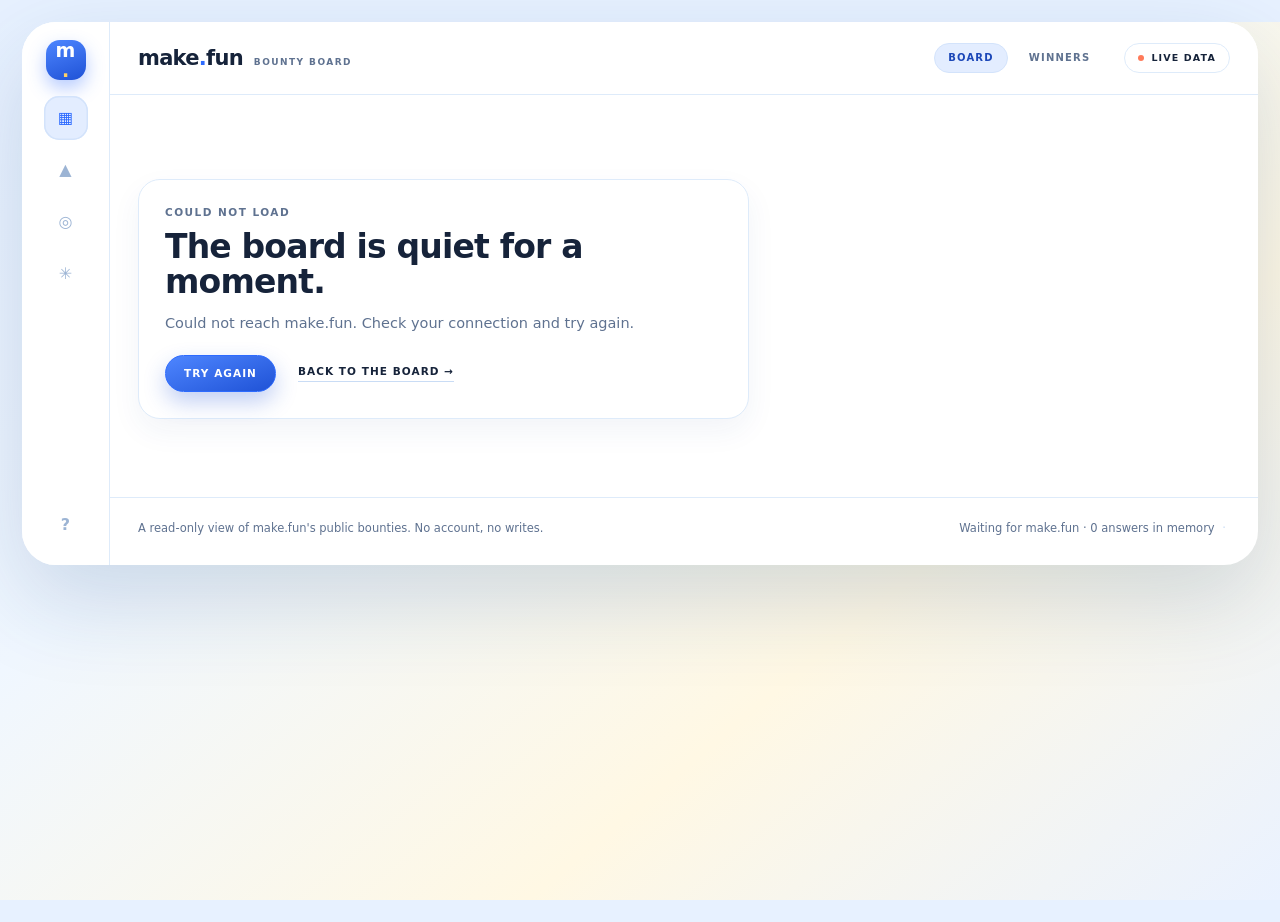
<file: app/index.html>
<!doctype html>
<html lang="en">
<head>
<meta charset="utf-8">
<meta name="viewport" content="width=device-width, initial-scale=1">
<meta name="color-scheme" content="light">
<meta name="description" content="A read-only, editorial view of make.fun's public bounties: live pots, entry fees, deadlines, standings and profiles.">
<title>The bounty board · make.fun</title>
<link rel="icon" href="data:image/svg+xml,%3Csvg xmlns='http://www.w3.org/2000/svg' viewBox='0 0 32 32'%3E%3Crect width='32' height='32' rx='6' fill='%2314110f'/%3E%3Ccircle cx='16' cy='16' r='5' fill='%23a3402f'/%3E%3C/svg%3E">
<link rel="stylesheet" href="style.css">
<script type="module" src="main.js"></script>
</head>
<body data-loading="true">
<div class="loadbar" aria-hidden="true"></div>
<div class="app-shell">
  <header class="masthead">
    <div class="wrap masthead-inner">
      <a class="wordmark" href="#/" aria-label="make.fun bounty board home">
        <span class="wordmark-mark">make<span class="wordmark-dot">.</span>fun</span>
        <span class="wordmark-sub">bounty board</span>
      </a>
      <nav class="nav" aria-label="Primary">
        <a href="#/" data-nav="board">Board</a>
        <a href="#/?view=resolved" data-nav="winners">Winners</a>
      </nav>
      <span class="live-pill"><span class="live-dot" aria-hidden="true"></span>Live data</span>
    </div>
  </header>

  <aside class="rail" aria-label="Sections">
    <a class="rail-mark" href="#/" aria-label="make.fun bounty board home">m<span aria-hidden="true">.</span></a>
    <a class="rail-link" href="#/" data-rail="board" aria-label="Bounty board" title="Bounty board"><span aria-hidden="true">▦</span></a>
    <a class="rail-link" href="#/" data-rail="bounty" aria-label="Bounty" title="Bounty"><span aria-hidden="true">▲</span></a>
    <a class="rail-link" href="#/" data-rail="leaderboard" aria-label="Leaderboard" title="Leaderboard"><span aria-hidden="true">◎</span></a>
    <a class="rail-link" href="#/" data-rail="profile" aria-label="Profile" title="Profile"><span aria-hidden="true">✳</span></a>
    <span class="rail-sp" aria-hidden="true"></span>
    <a class="rail-link rail-help" href="#/" aria-label="Bounty board home" title="Bounty board home">?</a>
  </aside>

  <main id="view" tabindex="-1"></main>

  <footer class="site-footer">
    <div class="wrap footer-inner">
      <p class="footer-note">A read-only view of make.fun's public bounties. No account, no writes.</p>
      <p class="footer-cache"><span data-cache>Connecting to make.fun</span> <span class="footer-sep" aria-hidden="true">·</span> <span data-updated></span></p>
    </div>
  </footer>
</div>
</body>
</html>
</file>
<file: app/style.css>
:root{--ink:#16233A;--muted:#5F7290;--rule:#DEEBFA;--rule-strong:#C9DCF5;--accent:#2D6BFF;--accent-soft:#E3EDFF;--accent-ink:#1B47B8;--pop-soft:#FFF3CF;--pop-ink:#8A6200;--warm:#FF7A59;--warm-soft:#FFE9E2;--warm-ink:#B0432A;--track:#EDF3FC;--icon:#9CB4D4;--paper:#F4F9FF;--accent-wash:#E3EDFF;--sans:ui-rounded,'SF Pro Rounded','Segoe UI',system-ui,-apple-system,sans-serif;--serif:var(--sans);--mono:ui-monospace,SFMono-Regular,Menlo,Consolas,monospace;--wrap:1236px;--gutter:28px}
*,*::before,*::after{box-sizing:border-box}
html{background:#E7F1FF;color:var(--ink);-webkit-text-size-adjust:100%}
body{min-height:100vh;margin:0;color:var(--ink);font:15px/1.55 var(--sans);font-feature-settings:'kern' 1;text-rendering:optimizeLegibility;-webkit-font-smoothing:antialiased;background:linear-gradient(140deg,#E7F1FF 0%,#F0F7FF 34%,#FFF8E4 68%,#EAF2FF 100%) fixed}
::selection{background:var(--accent);color:#fff}
a{color:inherit}
img{max-width:100%}
button,input,select{font:inherit}
button{color:inherit}
:focus-visible{outline:2px solid var(--accent);outline-offset:3px}
.num{font-variant-numeric:tabular-nums lining-nums;font-feature-settings:'tnum' 1,'lnum' 1}
.wrap{width:100%;max-width:none;margin:0;padding-inline:var(--gutter)}
.kicker{font:700 10.5px/1.2 var(--sans);letter-spacing:.14em;text-transform:uppercase;color:var(--muted);margin:0}
.label{display:block;font:700 9.5px/1.2 var(--sans);letter-spacing:.11em;text-transform:uppercase;color:var(--muted)}
.dot-sep{color:var(--rule-strong)}
[hidden]{display:none!important}

.app-shell{position:relative;max-width:var(--wrap);margin:22px auto;background:#fff;border-radius:34px;box-shadow:0 34px 90px rgba(30,70,130,.18),inset 0 2px 0 rgba(255,255,255,.9);display:grid;grid-template-columns:88px minmax(0,1fr);grid-template-areas:'rail header' 'rail main' 'rail footer';overflow:clip}
.masthead{grid-area:header;position:sticky;top:0;z-index:30;background:rgba(255,255,255,.94);border-bottom:1px solid var(--rule)}
.masthead-inner{min-height:72px;display:flex;align-items:center;gap:20px}
.wordmark{display:inline-flex;align-items:baseline;gap:11px;text-decoration:none;white-space:nowrap}
.wordmark-mark{font-size:21px;font-weight:800;line-height:1;letter-spacing:-.035em}
.wordmark-dot{color:var(--accent)}
.wordmark-sub{font:700 9px/1 var(--sans);letter-spacing:.16em;text-transform:uppercase;color:var(--muted)}
.nav{margin-left:auto;display:flex;align-items:center;gap:7px}
.nav a{font:700 10px/1 var(--sans);letter-spacing:.12em;text-transform:uppercase;text-decoration:none;color:var(--muted);padding:9px 13px;border:1px solid transparent;border-radius:999px}
.nav a[aria-current='page']{color:var(--accent-ink);background:var(--accent-soft);border-color:#D3E3FB}
.live-pill{display:inline-flex;align-items:center;gap:7px;font:700 9.5px/1 var(--sans);letter-spacing:.12em;text-transform:uppercase;color:var(--ink);background:#fff;border:1px solid var(--rule);border-radius:999px;padding:9px 13px;white-space:nowrap}
.live-dot{display:inline-block;width:6px;height:6px;border-radius:50%;background:var(--warm)}

.rail{grid-area:rail;display:flex;flex-direction:column;align-items:center;gap:8px;padding:18px 0;border-right:1px solid var(--rule);background:#fff}
.rail-mark{display:grid;place-items:center;width:40px;height:40px;margin-bottom:8px;border-radius:14px;background:linear-gradient(160deg,#4E86FF,#1F52D6);box-shadow:0 8px 18px rgba(45,107,255,.35);color:#fff;font-size:19px;font-weight:800;line-height:1;text-decoration:none}
.rail-mark span{color:#FFD166}
.rail-link{display:grid;place-items:center;width:44px;height:44px;border-radius:15px;color:var(--icon);text-decoration:none;font:800 16px/1 var(--sans);transition:background-color .15s,color .15s}
.rail-link[aria-current='page']{background:var(--accent-soft);color:var(--accent);box-shadow:inset 0 0 0 1.5px #D3E3FB}
.rail-sp{flex:1}

#view{grid-area:main;display:block;width:100%;max-width:none;margin:0;padding-inline:var(--gutter)}
.site-footer{grid-area:footer;border-top:1px solid var(--rule);margin-top:8px}
.footer-inner{display:flex;justify-content:space-between;align-items:baseline;gap:18px 32px;padding-block:22px 28px;flex-wrap:wrap}
.footer-note,.footer-cache{margin:0;font-size:11.5px;line-height:1.5;color:var(--muted)}
.footer-cache{font-variant-numeric:tabular-nums}
.footer-sep{color:var(--rule-strong);padding-inline:4px}
.loadbar{position:fixed;inset:0 0 auto;height:2px;z-index:100;overflow:hidden;pointer-events:none}
.loadbar::after{content:'';display:block;width:32%;height:2px;background:var(--accent);opacity:0;transform:translateX(-110%)}
body[data-loading='true'] .loadbar::after{opacity:1;animation:loadbar 1.1s ease-in-out infinite}
@keyframes loadbar{0%{transform:translateX(-110%)}100%{transform:translateX(340%)}}
.initial-load{padding:clamp(62px,9vw,104px) 0}
.initial-text{margin:14px 0 0;font-size:clamp(20px,2.6vw,26px);font-weight:700;color:var(--muted)}

.chip{display:inline-flex;align-items:center;gap:5px;padding:3px 8px;border:0;border-radius:999px;font:700 9.5px/1 var(--sans);letter-spacing:.08em;text-transform:uppercase;color:var(--muted);white-space:nowrap;background:#F2F6FC}
.chip--live{background:var(--accent-soft);color:var(--accent-ink)}
.chip--live .chip-dot{display:inline-block;width:5px;height:5px;border-radius:50%;background:currentColor}
.chip--resolved{background:var(--pop-soft);color:var(--pop-ink)}
.chip--closed{background:#F2F6FC;color:var(--muted)}
.chip--sealed{background:#F2F6FC;color:var(--muted);border:1px dashed var(--rule-strong)}
.chip--draft{background:#F2F6FC;color:var(--muted)}
.chip--house{background:var(--warm-soft);color:var(--warm-ink)}
.text-link{display:inline-block;font:700 10.5px/1.3 var(--sans);letter-spacing:.1em;text-transform:uppercase;text-decoration:none;color:var(--ink);border-bottom:1px solid var(--rule-strong);padding-bottom:3px}
.text-link:hover{color:var(--accent);border-color:var(--accent)}
.inline-link{color:var(--accent-ink);text-decoration:underline;text-decoration-color:#B9D2FF;text-underline-offset:2px}
.inline-link:hover{color:var(--accent);text-decoration-color:var(--accent)}
.btn{display:inline-flex;align-items:center;justify-content:space-between;gap:18px;width:100%;padding:14px 16px;border:1px solid var(--accent);border-radius:999px;background:linear-gradient(160deg,#4E86FF,#1F52D6);color:#fff;text-decoration:none;font:800 10.5px/1.2 var(--sans);letter-spacing:.1em;text-transform:uppercase;cursor:pointer;box-shadow:0 10px 22px rgba(31,82,214,.28)}
.btn:hover{background:var(--ink);border-color:var(--ink);color:#fff}
.btn--inline{width:auto;justify-content:center;padding:11px 18px}
.empty-panel{max-width:64ch;border:1px solid var(--rule);border-radius:22px;padding:26px;background:#fff;box-shadow:0 12px 30px rgba(30,70,130,.06)}
.empty-title{margin:10px 0 12px;font-size:clamp(25px,3vw,33px);font-weight:800;line-height:1.08;letter-spacing:-.025em}
.empty-body{margin:0 0 20px;max-width:58ch;font-size:14.5px;line-height:1.62;color:var(--muted)}
.empty-actions{display:flex;align-items:center;gap:22px;flex-wrap:wrap}
.state-page{padding:clamp(44px,7vw,84px) 0 70px}
.inline-error{margin:16px 0 0;font-size:13px;color:var(--warm-ink);border-left:2px solid var(--warm);padding-left:12px}

.board-hero{padding:clamp(24px,2.8vw,34px) 0 0;border:0}
.board-hero h1{margin:7px 0 10px;max-width:none;font-size:clamp(34px,4.4vw,46px);font-weight:800;line-height:1.02;letter-spacing:-.032em}
.board-deck{margin:0;max-width:64ch;font-size:15px;line-height:1.52;color:var(--muted)}
.hero-stats{display:grid;grid-template-columns:repeat(3,minmax(0,1fr));gap:12px;margin-top:24px}
.stat{position:relative;display:block;min-width:0;border-radius:22px;padding:16px 18px;overflow:hidden}
.stat--blue{background:var(--accent-soft);color:var(--accent-ink)}
.stat--sun{background:var(--pop-soft);color:var(--pop-ink)}
.stat--warm{background:var(--warm-soft);color:var(--warm-ink)}
.stat-number{display:block;font-size:clamp(25px,2.8vw,33px);font-weight:800;line-height:1.05;letter-spacing:-.035em}
.stat-label{display:block;margin-top:4px;font:700 9.5px/1.2 var(--sans);letter-spacing:.1em;text-transform:uppercase;opacity:.76}
.stat-glyph{position:absolute;right:13px;top:13px;display:grid;place-items:center;width:30px;height:30px;border-radius:11px;background:rgba(255,255,255,.62);font-size:14px}
.hero-meta{margin:13px 0 0;font-size:11.5px;color:var(--muted);font-variant-numeric:tabular-nums}

.board-toolbar{display:flex;align-items:center;justify-content:space-between;gap:12px 20px;padding:18px 0 16px;border:0;flex-wrap:wrap}
.filters{display:flex;flex-wrap:wrap;gap:8px}
.filter-btn,.sort-btn{appearance:none;cursor:pointer;white-space:nowrap}
.filter-btn{display:inline-flex;align-items:baseline;gap:7px;padding:10px 15px;border:0;border-radius:999px;background:var(--accent-soft);color:var(--accent-ink);font:700 12px/1 var(--sans)}
.filter-btn[aria-pressed='true']{background:var(--ink);color:#fff}
.filter-count{font-size:9.5px;font-weight:700;color:inherit;opacity:.62;letter-spacing:.02em}
.filter-btn[aria-pressed='true'] .filter-count{opacity:.75}
.toolbar-right{display:flex;align-items:center;gap:8px;flex-wrap:wrap;margin-left:auto;min-width:0}
.search{display:flex;align-items:center;gap:8px;height:38px;padding:0 14px;border:1px solid var(--rule);border-radius:999px;background:#F4F9FF;color:#A6BAD6;min-width:0;flex:1 1 190px;max-width:250px}
.search svg{width:16px;height:16px;flex:none;fill:none;stroke:currentColor;stroke-width:2;stroke-linecap:round}
.search input{appearance:none;width:100%;min-width:0;border:0;background:none;outline:0;font:600 12.5px/1 var(--sans);color:var(--ink)}
.search input::placeholder{color:#A6BAD6}
.sort-toggle{display:flex;align-items:center;gap:6px}
.sort-label{display:none}
.sort-btn{padding:9px 13px;border:1px solid var(--rule);border-radius:999px;background:#fff;color:var(--ink);font:700 11px/1 var(--sans);letter-spacing:.02em}
.sort-btn:hover{border-color:#D3E3FB;background:#F4F9FF}
.sort-btn[aria-pressed='true']{border-color:transparent;background:linear-gradient(160deg,#2D6BFF,#1F52D6);color:#fff;box-shadow:0 8px 18px rgba(31,82,214,.28)}
.refresh-btn{appearance:none;padding:9px 14px;border:1px solid var(--rule);border-radius:999px;background:#fff;color:var(--ink);font:700 11px/1 var(--sans);letter-spacing:.02em;cursor:pointer;white-space:nowrap}
.refresh-btn:hover{border-color:#D3E3FB;color:var(--accent)}
.refresh-btn:disabled{opacity:.5;cursor:default}

.board-layout{display:grid;grid-template-columns:minmax(0,1fr) 284px;gap:16px;align-items:start;padding:0 0 58px}
.board-main{min-width:0}
.board-count{margin:2px 0 10px;padding:0;font:700 9.5px/1.4 var(--sans);letter-spacing:.11em;text-transform:uppercase;color:var(--muted)}
.bounty-list{list-style:none;margin:0;padding:0;border:0}
.bounty-row{margin-bottom:10px;border:1px solid var(--rule);border-radius:20px;background:#fff;box-shadow:0 10px 26px rgba(30,70,130,.055);cursor:pointer;transition:border-color .16s,box-shadow .16s}
.bounty-row:hover{border-color:#D3E3FB;box-shadow:0 14px 32px rgba(30,70,130,.10)}
.bounty-row:focus-within{border-color:var(--accent)}
.row-content{display:grid;grid-template-columns:112px minmax(0,1fr) 96px 108px 92px;gap:14px;align-items:center;padding:14px 16px}
.row-content>span{min-width:0}
.r-reward,.r-ident,.r-fee,.r-time,.r-entries{display:flex;flex-direction:column}
.r-amount{display:block;margin-top:5px;font-size:22px;font-weight:800;line-height:1;letter-spacing:-.03em}
.r-title{display:block;margin-top:5px;font-size:15px;font-weight:700;line-height:1.25;letter-spacing:-.01em;text-decoration:none;text-wrap:balance}
.r-title:hover{color:var(--accent);text-decoration:underline;text-decoration-thickness:1px;text-underline-offset:3px}
.r-summary{display:-webkit-box;-webkit-line-clamp:1;-webkit-box-orient:vertical;overflow:hidden;margin-top:4px;font-size:12px;line-height:1.45;color:var(--muted)}
.r-meta{display:flex;align-items:center;flex-wrap:wrap;gap:6px;font:700 9.5px/1.2 var(--sans);letter-spacing:.06em;text-transform:uppercase;color:var(--muted)}
.r-category{color:var(--ink)}
.r-winner{display:block;margin-top:6px;font-size:11.5px;color:var(--muted)}
.r-value{display:block;margin-top:5px;font-size:13px;font-weight:700;line-height:1.2;letter-spacing:-.005em}
.r-sub{display:block;margin-top:3px;font-size:10.5px;line-height:1.35;color:var(--muted)}
.r-entries{align-items:flex-start}
.r-meter{display:block;width:100%;height:4px;margin-top:6px;border-radius:99px;background:var(--track);overflow:hidden}
.r-meter i{display:block;height:100%;border-radius:99px;background:var(--accent)}
.row-standings{margin-top:6px;font:700 9px/1.2 var(--sans);letter-spacing:.08em;text-transform:uppercase;text-decoration:none;color:var(--muted);border-bottom:1px solid transparent;white-space:nowrap}
.row-standings:hover{color:var(--accent);border-color:var(--accent)}

.board-aside{position:sticky;top:88px;min-width:0}
.aside-block{padding:18px;margin-bottom:12px;border:1px solid var(--rule);border-radius:20px;background:#fff;box-shadow:0 10px 26px rgba(30,70,130,.045)}
.aside-title{margin:0 0 10px;font-size:16px;font-weight:800;line-height:1.2;letter-spacing:-.015em}
.aside-note{margin:0 0 10px;font-size:12px;line-height:1.55;color:var(--muted)}
.winner{display:grid;grid-template-columns:32px minmax(0,1fr) auto;gap:11px;align-items:center;padding:10px 0;border-bottom:1px solid var(--rule)}
.winner:last-child{border-bottom:0}
.winner-avatar{position:relative;display:grid;place-items:center;width:32px;height:32px;overflow:hidden;border:1px solid var(--rule);border-radius:50%;background:var(--paper)}
.winner-mark{font-size:14px;font-weight:800;line-height:1;color:var(--muted)}
.winner-photo{position:absolute;inset:0;width:100%;height:100%;object-fit:cover}
.winner-main{min-width:0}
.winner-handle{display:inline-block;font-size:14.5px;font-weight:700;line-height:1.2;text-decoration:none}
.winner-handle:hover{color:var(--accent)}
.winner-line{display:block;margin-top:2px;font-size:11px;line-height:1.35;color:var(--muted)}
.winner-line a{color:inherit;text-decoration:underline;text-decoration-color:var(--rule-strong);text-underline-offset:2px}
.winner-amount{font-size:11.5px;font-weight:700;color:var(--ink);white-space:nowrap}

.pick-card{position:relative;display:flex;flex-direction:column;align-items:flex-start;padding:18px;margin-bottom:12px;border-radius:26px;overflow:hidden;background:linear-gradient(165deg,#FFF9E7 0%,#E9F1FF 56%,#FFF0E9 100%);box-shadow:0 14px 32px rgba(30,70,130,.08)}
.pick-tag{margin:0;font:800 9.5px/1 var(--sans);letter-spacing:.14em;text-transform:uppercase;color:var(--warm-ink)}
.pick-mascot{display:block;width:190px;max-width:100%;height:auto;margin:2px auto 0;animation:pick-bob 2.4s ease-in-out infinite;transform-origin:50% 90%}
@keyframes pick-bob{0%,100%{transform:translateY(-4px)}50%{transform:translateY(4px)}}
.pick-title{margin:4px 0 4px;font-size:16px;font-weight:800;line-height:1.25;letter-spacing:-.012em}
.pick-line{margin:0;font-size:11.5px;line-height:1.5;color:#5A6E8A}
.pick-pot{display:flex;align-items:center;gap:7px;margin-top:10px}
.pick-pot-value{font-size:25px;font-weight:800;letter-spacing:-.03em;line-height:1}
.pick-coin{flex:none;width:44px;height:44px;object-fit:contain}
.pick-meter{width:100%;height:6px;margin-top:8px;border-radius:99px;background:rgba(255,255,255,.78);overflow:hidden}
.pick-meter i{display:block;height:100%;border-radius:99px;background:var(--accent)}
.pick-link{display:inline-block;margin-top:12px;font:800 9.5px/1.3 var(--sans);letter-spacing:.12em;text-transform:uppercase;text-decoration:none;color:var(--warm-ink)}

.pager{display:flex;align-items:center;justify-content:space-between;gap:10px;padding:14px 0 0;border:0;margin:0}
.page-list{display:flex;align-items:center;gap:2px;flex-wrap:wrap}
.page-btn{appearance:none;background:#fff;border:1px solid var(--rule);border-radius:10px;padding:7px 10px;font:700 10.5px/1 var(--sans);letter-spacing:.04em;text-transform:uppercase;color:var(--muted);cursor:pointer;font-variant-numeric:tabular-nums}
.page-btn.is-current{color:#fff;background:var(--ink);border-color:var(--ink)}
.page-btn:disabled{opacity:.4;cursor:default}
.page-gap{padding:0 5px;color:var(--rule-strong);font-size:11px}
.page-mobile{display:none}

@media (max-width:1120px){
.board-layout{grid-template-columns:minmax(0,1fr) 264px}
.row-content{grid-template-columns:104px minmax(0,1fr) 88px 100px 84px;gap:12px;padding:14px}
}
@media (max-width:980px){
.board-layout{grid-template-columns:minmax(0,1fr);gap:26px;padding-bottom:52px}
.board-aside{position:static;display:grid;grid-template-columns:minmax(0,1fr) minmax(0,1fr);gap:12px;align-items:start;border:0;padding:0}
.board-aside .pick-card{margin-bottom:0}
.board-aside .aside-block{margin-bottom:0}
}
@media (max-width:760px){
.app-shell{margin:10px auto;border-radius:26px;grid-template-columns:minmax(0,1fr);grid-template-areas:'header' 'rail' 'main' 'footer'}
.masthead-inner{min-height:60px;gap:12px}
.wordmark-sub{display:none}
.nav{gap:5px}
.nav a{padding:8px 11px}
.rail{flex-direction:row;justify-content:flex-start;gap:7px;padding:10px 14px;border-right:0;border-bottom:1px solid var(--rule);overflow-x:auto}
.rail-mark{width:36px;height:36px;margin:0 4px 0 0;border-radius:12px;font-size:16px;flex:none}
.rail-link{width:40px;height:40px;border-radius:13px;flex:none}
.rail-sp{display:none}
.rail-help{margin-left:auto}
#view{padding-inline:16px}
.wrap{padding-inline:16px}
.board-hero{padding-top:22px}
.board-hero h1{font-size:clamp(31px,9vw,40px)}
.board-deck{font-size:14px}
.hero-stats{grid-template-columns:repeat(2,minmax(0,1fr));gap:8px;margin-top:18px}
.stat{padding:13px 14px;border-radius:18px}
.stat--warm{grid-column:1/-1}
.stat-number{font-size:clamp(21px,5.2vw,26px)}
.stat-label{font-size:8.5px;letter-spacing:.07em}
.stat-glyph{right:9px;top:9px;width:24px;height:24px;border-radius:8px;font-size:12px}
.board-toolbar{align-items:stretch;gap:10px}
.filters{width:100%}
.search{max-width:none;flex:1 1 150px}
.toolbar-right{width:100%;margin-left:0}
.row-content{grid-template-columns:minmax(0,1fr) auto;grid-template-areas:'ident ident' 'reward time' 'fee entries';gap:12px 18px;padding:16px}
.r-ident{grid-area:ident}
.r-reward{grid-area:reward}
.r-time{grid-area:time;text-align:right;align-items:flex-end}
.r-fee{grid-area:fee}
.r-entries{grid-area:entries;text-align:right;align-items:flex-end}
.r-title{font-size:15.5px;max-width:100%}
.r-summary{display:none}
.r-amount{font-size:21px}
.r-meter{width:100%;max-width:150px}
.board-main{order:0}
.board-aside{display:contents}
.board-aside .aside-block{order:2;margin-bottom:0}
.pick-card{order:-1;display:grid;grid-template-columns:112px minmax(0,1fr);gap:3px 12px;align-items:start;padding:14px;margin-bottom:2px}
.pick-tag{grid-column:2;grid-row:1}
.pick-mascot{grid-column:1;grid-row:1/span 6;align-self:center;width:112px;margin:0}
.pick-title{grid-column:2;grid-row:2;margin:1px 0 2px;font-size:14.5px}
.pick-line{grid-column:2;grid-row:3;font-size:11px}
.pick-pot{grid-column:2;grid-row:4;margin-top:3px}
.pick-pot-value{font-size:20px}
.pick-meter{grid-column:2;grid-row:5;margin-top:5px}
.pick-link{grid-column:2;grid-row:6;margin-top:4px}
.board-count{margin-top:8px}
.footer-inner{display:block}
.footer-cache{margin-top:8px}
}
@media (max-width:560px){
.nav a{font-size:9px;padding:7px 9px}
.wordmark-mark{font-size:19px}
.live-pill{display:none}
.filter-btn{padding:9px 12px;font-size:11px}
.sort-btn,.refresh-btn{font-size:10px;padding:8px 11px}
.page-list{display:none}
.page-mobile{display:block;font:700 10px/1.3 var(--sans);letter-spacing:.08em;text-transform:uppercase;color:var(--muted)}
}
@media (max-width:430px){
.app-shell{margin:0;max-width:none;min-height:100vh;border-radius:22px;box-shadow:none}
}
@media (prefers-reduced-motion:reduce){
*,*::before,*::after{animation-duration:.001ms!important;animation-iteration-count:1!important;transition-duration:.001ms!important}
.pick-mascot{animation:none}
}
</file>
